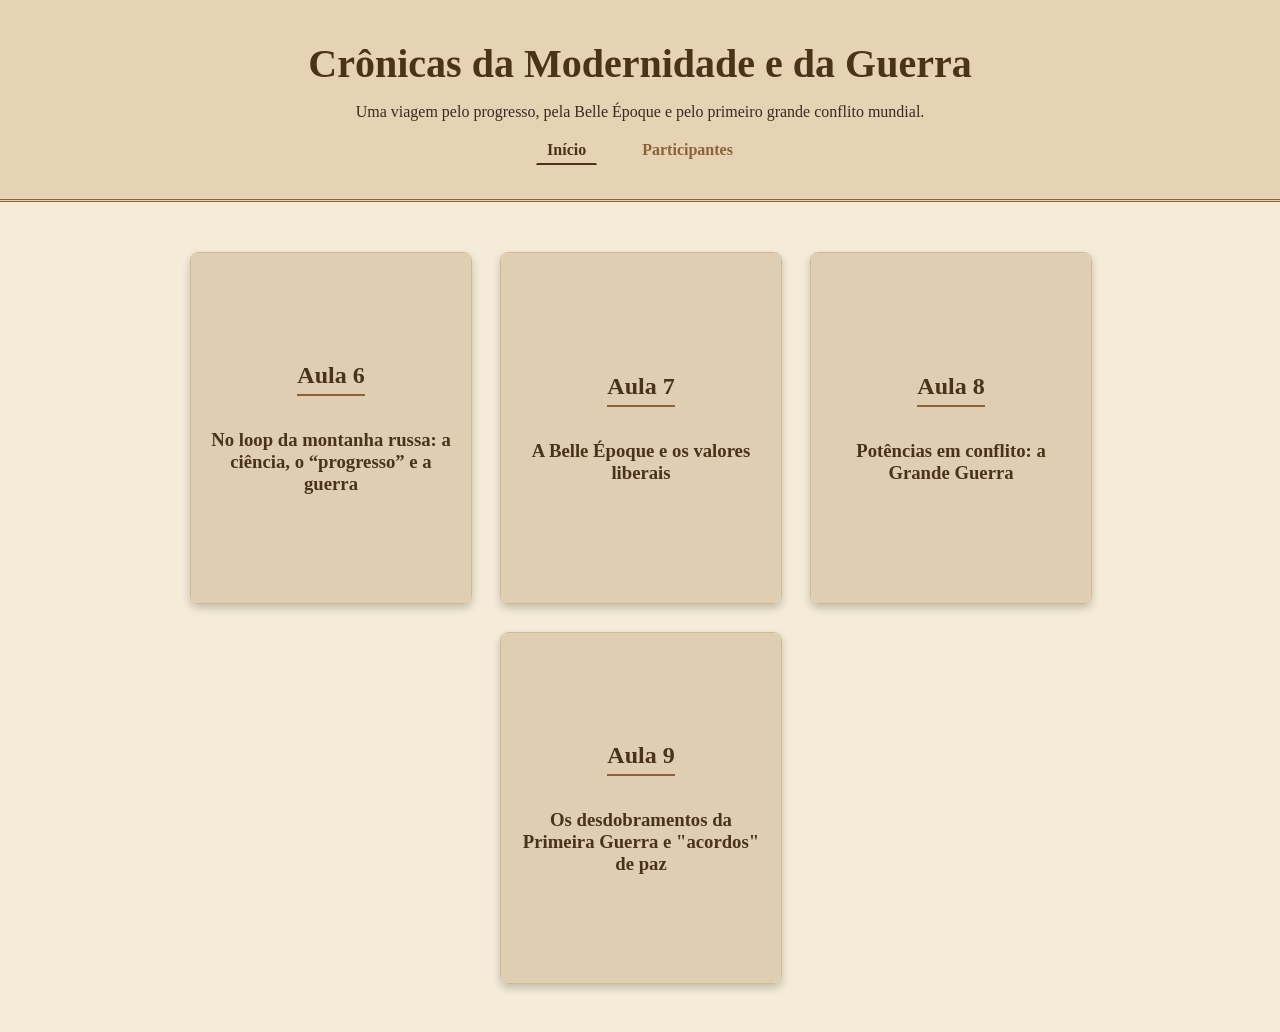
<file: index.html>
<!DOCTYPE html>
<html lang="pt-BR">
<head>
    <meta charset="UTF-8">
    <meta name="viewport" content="width=device-width, initial-scale=1.0">
    <title>História: O Século XX em Movimento</title>
    <link rel="stylesheet" href="style.css">
</head>
<body>

    <header>
        <h1>Crônicas da Modernidade e da Guerra</h1>
        <p>Uma viagem pelo progresso, pela Belle Époque e pelo primeiro grande conflito mundial.</p>
        <nav>
            <a href="index.html" class="active">Início</a>
            <a href="participantes.html">Participantes</a>
        </nav>
    </header>

    <main class="container">

        <!-- CARD: AULA 6 -->
        <div class="flip-card">
            <div class="flip-card-inner">
                <div class="flip-card-front">
                    <h2>Aula 6</h2>
                    <h3>No loop da montanha russa: a ciência, o “progresso” e a guerra</h3>
                </div>
                <div class="flip-card-back">
                    <h3>A Ciência e o Progresso</h3>
                    <p>Como o otimismo científico do final do século XIX acabou se transformando em tecnologia militar de destruição.</p>
                    <a href="aula6.html" class="btn">Ler mais</a>
                </div>
            </div>
        </div>

        <!-- CARD: AULA 7 -->
        <div class="flip-card">
            <div class="flip-card-inner">
                <div class="flip-card-front">
                    <h2>Aula 7</h2>
                    <h3>A Belle Époque e os valores liberais</h3>
                </div>
                <div class="flip-card-back">
                    <h3>Belle Époque</h3>
                    <p>A euforia europeia, o florescimento cultural, a vida urbana e as contradições dos valores liberais burgueses.</p>
                    <a href="aula7.html" class="btn">Ler mais</a>
                </div>
            </div>
        </div>

        <!-- CARD: AULA 8 -->
        <div class="flip-card">
            <div class="flip-card-inner">
                <div class="flip-card-front">
                    <h2>Aula 8</h2>
                    <h3>Potências em conflito: a Grande Guerra</h3>
                </div>
                <div class="flip-card-back">
                    <h3>A Grande Guerra</h3>
                    <p>O choque dos imperialismos, a política de alianças, o estopim em Sarajevo e o início das trincheiras.</p>
                    <a href="aula8.html" class="btn">Ler mais</a>
                </div>
            </div>
        </div>

        <!-- CARD: AULA 9 -->
        <div class="flip-card">
            <div class="flip-card-inner">
                <div class="flip-card-front">
                    <h2>Aula 9</h2>
                    <h3>Os desdobramentos da Primeira Guerra e "acordos" de paz</h3>
                </div>
                <div class="flip-card-back">
                    <h3>Tratados e Paz Armada</h3>
                    <p>O fim dos impérios, o Tratado de Versalhes, a humilhação alemã e as sementes para futuros conflitos.</p>
                    <a href="aula9.html" class="btn">Ler mais</a> <!-- Adicionado o link correspondente -->
                </div>
            </div>
        </div>

    </main>

</body>
</html>
</file>
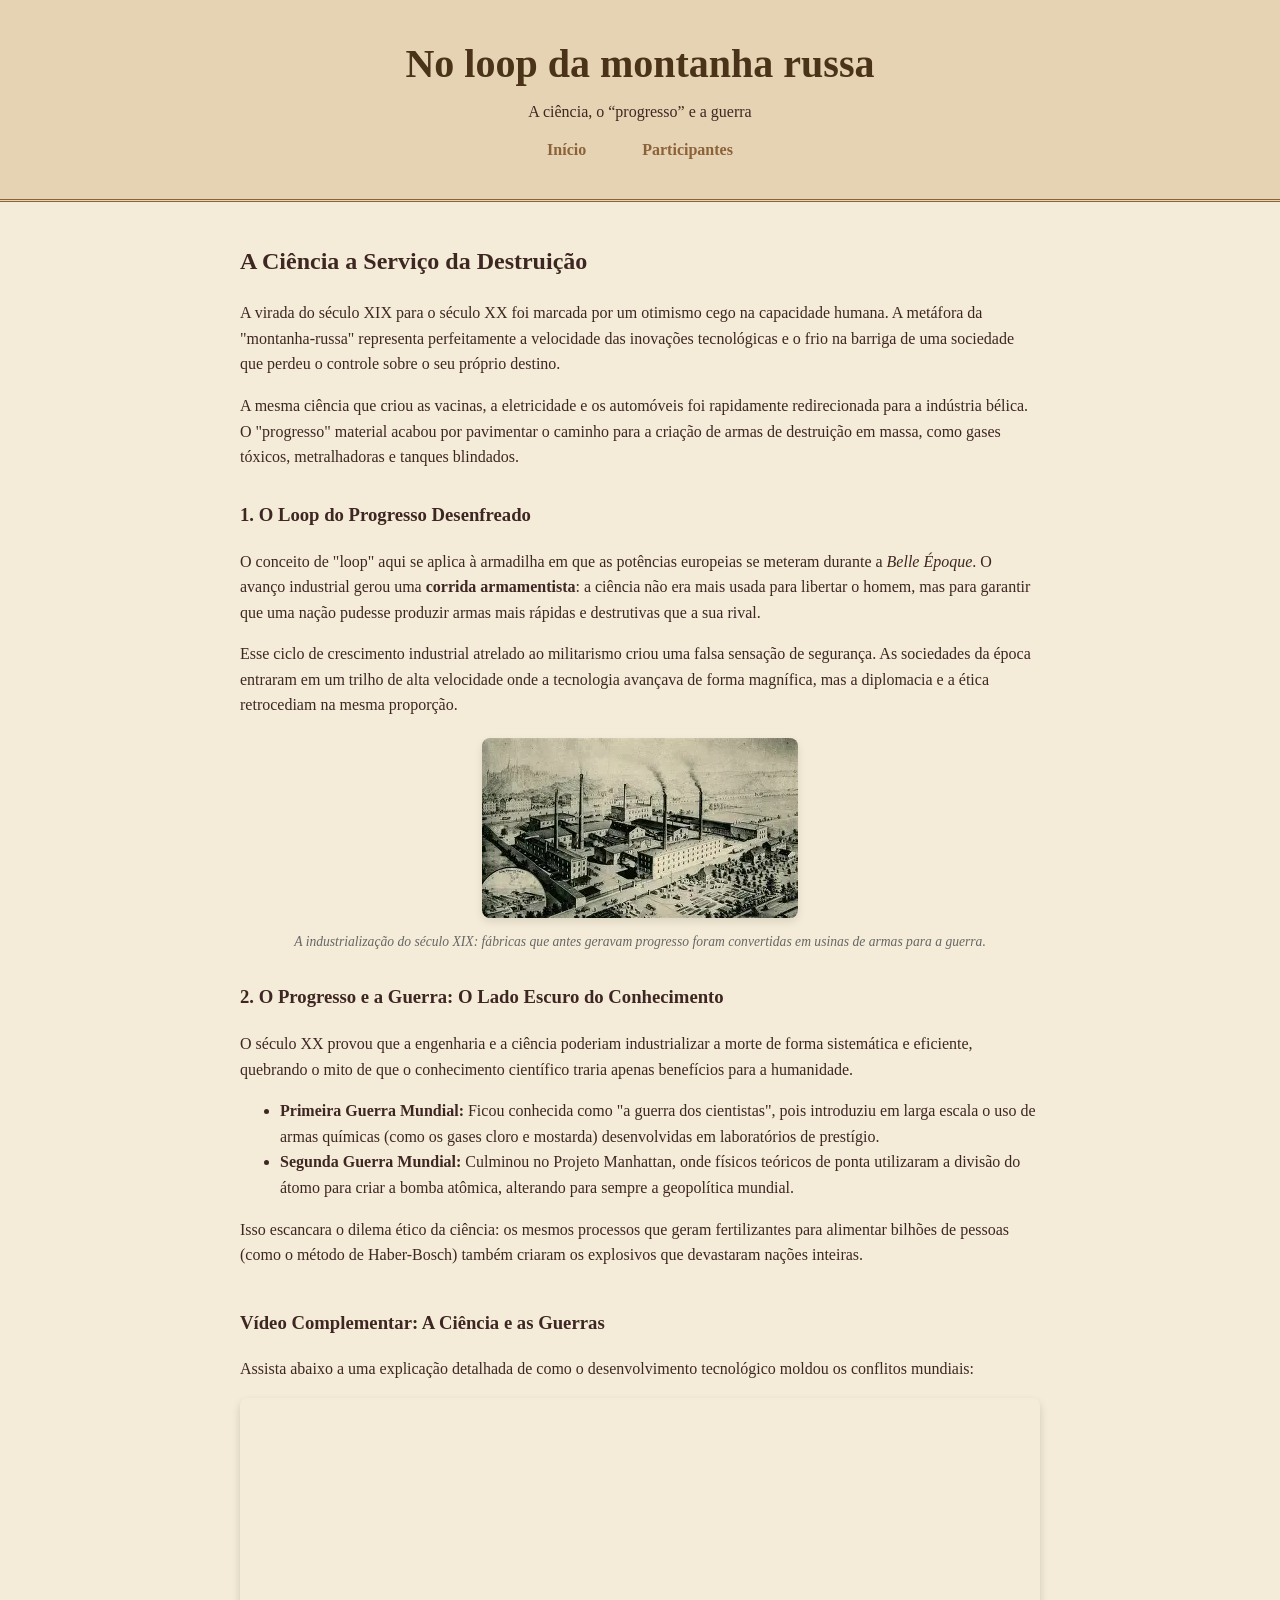
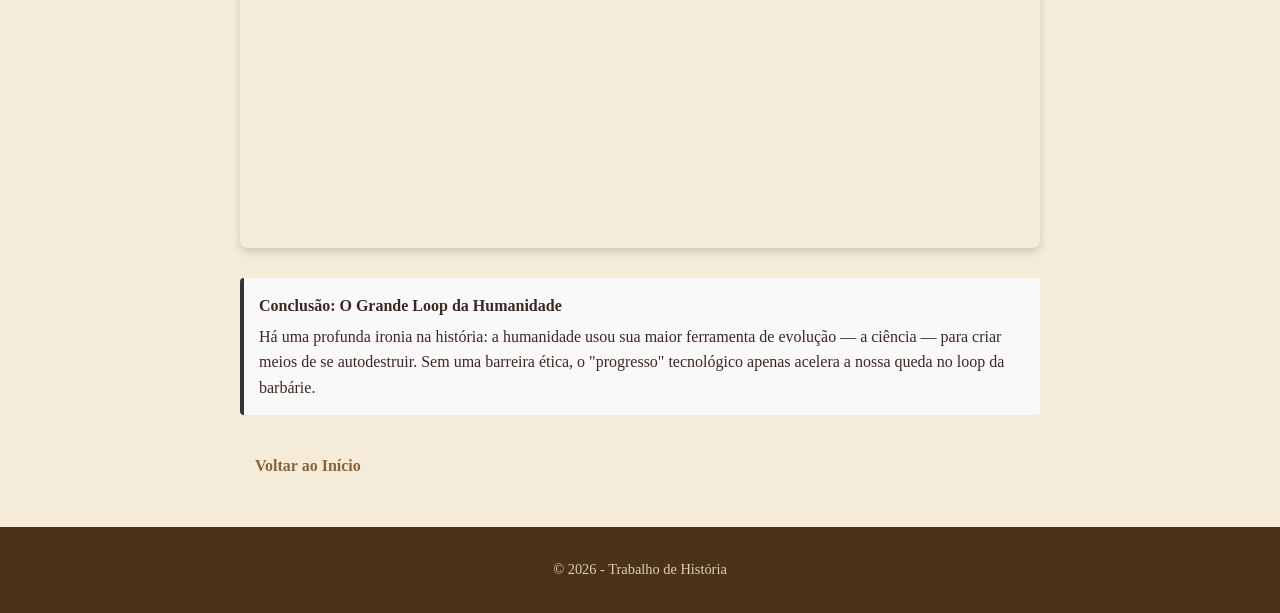
<file: aula6.html>
<!DOCTYPE html>
<html lang="pt-BR">
<head>
    <meta charset="UTF-8">
    <meta name="viewport" content="width=device-width, initial-scale=1.0">
    <title>Aula 6 - A Ciência e a Guerra</title>
    <link rel="stylesheet" href="style.css">
</head>
<body>

    <header>
        <h1>No loop da montanha russa</h1>
        <p>A ciência, o “progresso” e a guerra</p>
        <nav>
            <a href="index.html">Início</a>
            <a href="participantes.html">Participantes</a>
        </nav>
    </header>

    <main style="max-width: 800px; margin: 40px auto; padding: 0 20px; line-height: 1.6;">

        <section>
            <h2>A Ciência a Serviço da Destruição</h2>
            <p>A virada do século XIX para o século XX foi marcada por um otimismo cego na capacidade humana. A metáfora da "montanha-russa" representa perfeitamente a velocidade das inovações tecnológicas e o frio na barriga de uma sociedade que perdeu o controle sobre o seu próprio destino.</p>
            <p>A mesma ciência que criou as vacinas, a eletricidade e os automóveis foi rapidamente redirecionada para a indústria bélica. O "progresso" material acabou por pavimentar o caminho para a criação de armas de destruição em massa, como gases tóxicos, metralhadoras e tanques blindados.</p>
        </section>

        <!-- Seção Corrigida: Foco Histórico no "Loop" do Progresso -->
        <section style="margin-top: 30px;">
            <h3>1. O Loop do Progresso Desenfreado</h3>
            <p>O conceito de "loop" aqui se aplica à armadilha em que as potências europeias se meteram durante a <em>Belle Époque</em>. O avanço industrial gerou uma <strong>corrida armamentista</strong>: a ciência não era mais usada para libertar o homem, mas para garantir que uma nação pudesse produzir armas mais rápidas e destrutivas que a sua rival.</p>
            <p>Esse ciclo de crescimento industrial atrelado ao militarismo criou uma falsa sensação de segurança. As sociedades da época entraram em um trilho de alta velocidade onde a tecnologia avançava de forma magnífica, mas a diplomacia e a ética retrocediam na mesma proporção.</p>

            <!-- Imagem Histórica Adequada ao Tema -->
            <div style="text-align: center; margin: 20px 0;">
                <img src="aula6.png" alt="Fábrica industrial bélica do século XIX" style="max-width: 100%; height: auto; border-radius: 8px; box-shadow: 0 4px 8px rgba(0,0,0,0.1);">
                <p style="font-size: 0.85em; color: #666; font-style: italic; margin-top: 5px;">A industrialização do século XIX: fábricas que antes geravam progresso foram convertidas em usinas de armas para a guerra.</p>
            </div>
        </section>

        <!-- Seção: O Lado Escuro do Conhecimento -->
        <section style="margin-top: 30px;">
            <h3>2. O Progresso e a Guerra: O Lado Escuro do Conhecimento</h3>
            <p>O século XX provou que a engenharia e a ciência poderiam industrializar a morte de forma sistemática e eficiente, quebrando o mito de que o conhecimento científico traria apenas benefícios para a humanidade.</p>
            <ul>
                <li><strong>Primeira Guerra Mundial:</strong> Ficou conhecida como "a guerra dos cientistas", pois introduziu em larga escala o uso de armas químicas (como os gases cloro e mostarda) desenvolvidas em laboratórios de prestígio.</li>
                <li><strong>Segunda Guerra Mundial:</strong> Culminou no Projeto Manhattan, onde físicos teóricos de ponta utilizaram a divisão do átomo para criar a bomba atômica, alterando para sempre a geopolítica mundial.</li>
            </ul>
            <p>Isso escancara o dilema ético da ciência: os mesmos processos que geram fertilizantes para alimentar bilhões de pessoas (como o método de Haber-Bosch) também criaram os explosivos que devastaram nações inteiras.</p>
        </section>

        <!-- Seção: Vídeo Explicativo do YouTube -->
        <section style="margin-top: 40px;">
            <h3>Vídeo Complementar: A Ciência e as Guerras</h3>
            <p>Assista abaixo a uma explicação detalhada de como o desenvolvimento tecnológico moldou os conflitos mundiais:</p>
            <div style="position: relative; padding-bottom: 56.25%; height: 0; overflow: hidden; max-width: 100%; width:100%; border-radius: 8px; box-shadow: 0 4px 8px rgba(0,0,0,0.15); text-align: center;">
                <iframe width="560" height="315" src="https://www.youtube.com/embed/sVUy0hQ9Kxw?si=8W3XzY35rgn5ruhy" title="YouTube video player" frameborder="0" allow="accelerometer; autoplay; clipboard-write; encrypted-media; gyroscope; picture-in-picture; web-share" referrerpolicy="strict-origin-when-cross-origin" allowfullscreen></iframe>
            </div>
        </section>

        <!-- Conclusão -->
        <section style="margin-top: 30px; background-color: #f9f9f9; padding: 15px; border-left: 4px solid #333; border-radius: 4px;">
            <strong>Conclusão: O Grande Loop da Humanidade</strong>
            <p style="margin: 5px 0 0 0;">Há uma profunda ironia na história: a humanidade usou sua maior ferramenta de evolução — a ciência — para criar meios de se autodestruir. Sem uma barreira ética, o "progresso" tecnológico apenas acelera a nossa queda no loop da barbárie.</p>
        </section>

        <div style="margin-top: 30px;">
            <a href="index.html" class="btn">Voltar ao Início</a>
        </div>
    </main>

    <footer>
        <p>&copy; 2026 - Trabalho de História</p>
    </footer>

</body>
</html>
</file>
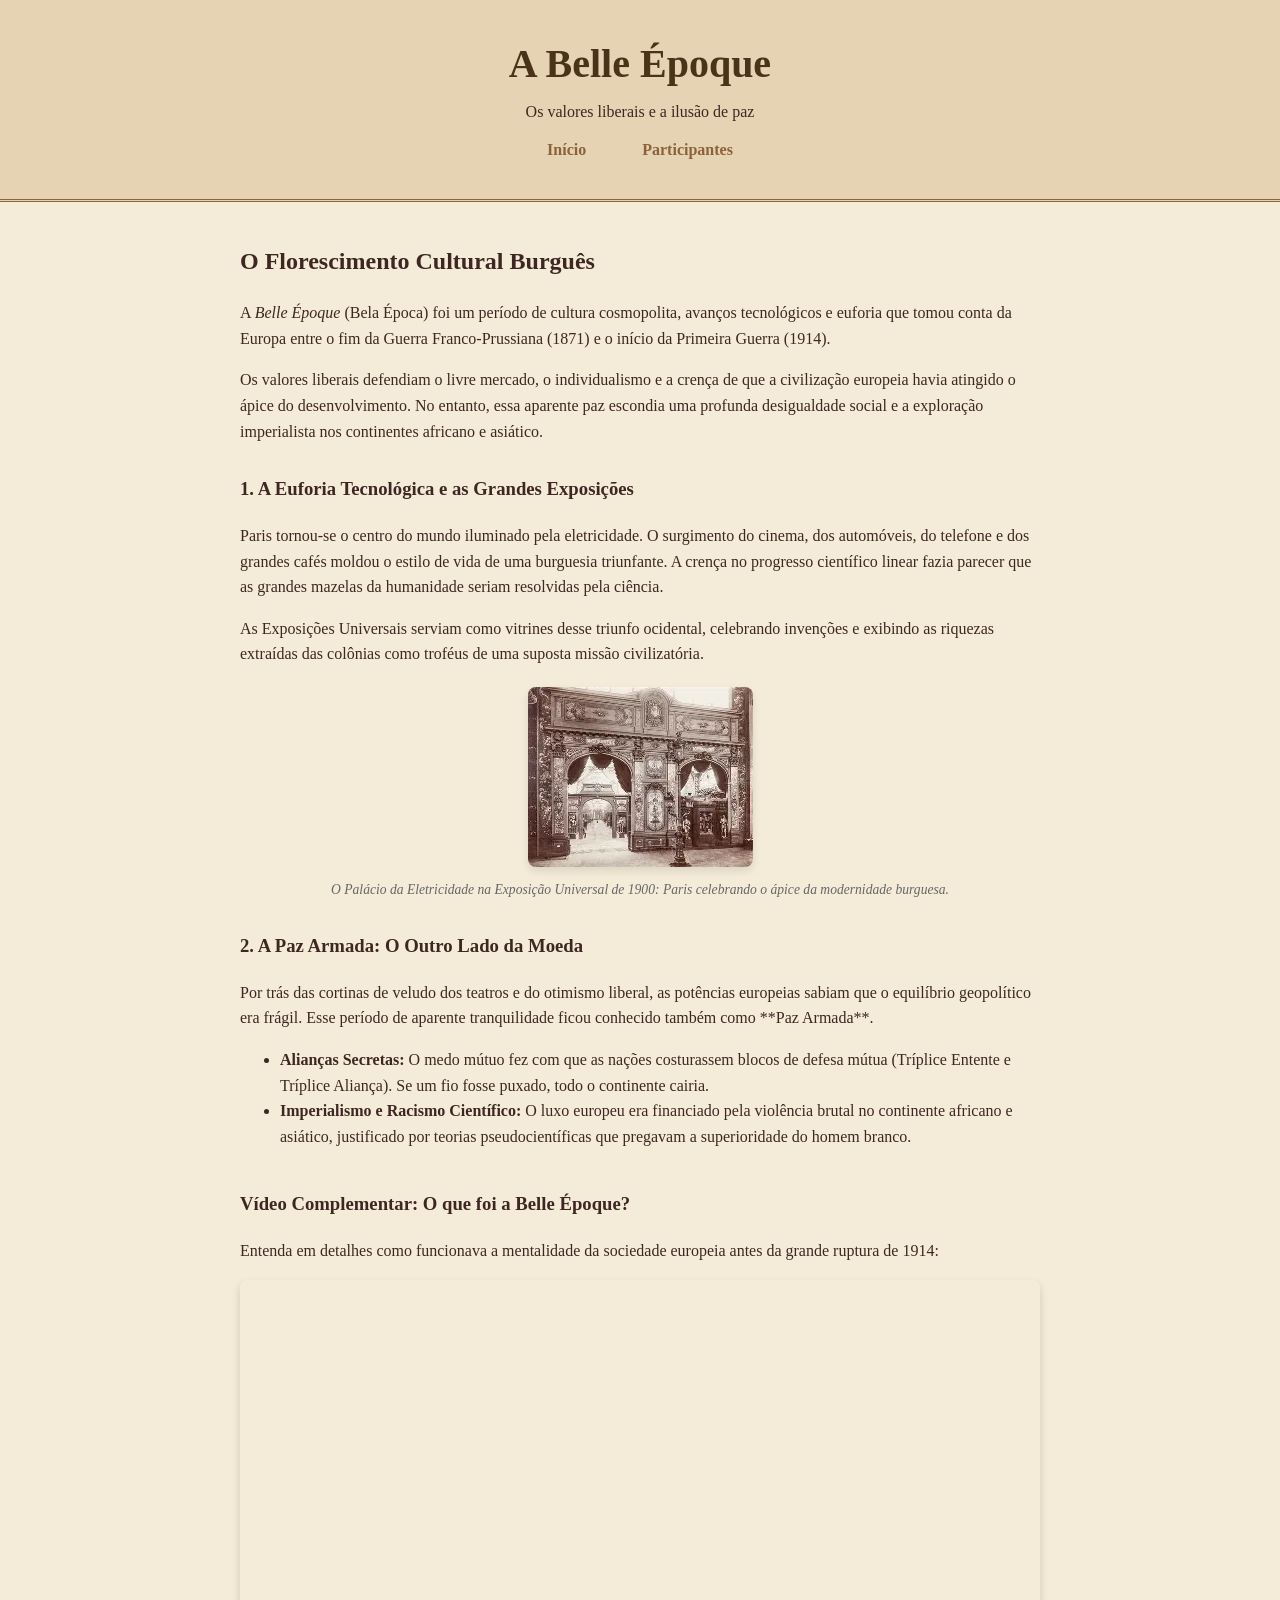
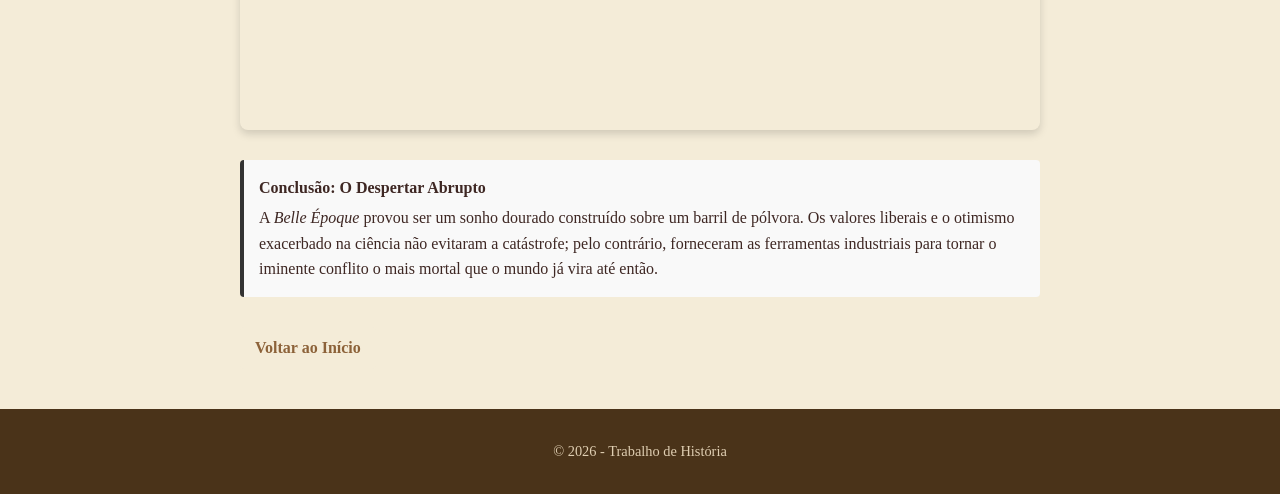
<file: aula7.html>
<!DOCTYPE html>
<html lang="pt-BR">
<head>
    <meta charset="UTF-8">
    <meta name="viewport" content="width=device-width, initial-scale=1.0">
    <title>Aula 7 - A Belle Époque</title>
    <link rel="stylesheet" href="style.css">
</head>
<body>

    <header>
        <h1>A Belle Époque</h1>
        <p>Os valores liberais e a ilusão de paz</p>
        <nav>
            <a href="index.html">Início</a>
            <a href="participantes.html">Participantes</a>
        </nav>
    </header>

    <main style="max-width: 800px; margin: 40px auto; padding: 0 20px; line-height: 1.6;">

        <section>
            <h2>O Florescimento Cultural Burguês</h2>
            <p>A <em>Belle Époque</em> (Bela Época) foi um período de cultura cosmopolita, avanços tecnológicos e euforia que tomou conta da Europa entre o fim da Guerra Franco-Prussiana (1871) e o início da Primeira Guerra (1914).</p>
            <p>Os valores liberais defendiam o livre mercado, o individualismo e a crença de que a civilização europeia havia atingido o ápice do desenvolvimento. No entanto, essa aparente paz escondia uma profunda desigualdade social e a exploração imperialista nos continentes africano e asiático.</p>
        </section>

        <!-- Seção Expandida: Os Símbolos da Modernidade -->
        <section style="margin-top: 30px;">
            <h3>1. A Euforia Tecnológica e as Grandes Exposições</h3>
            <p>Paris tornou-se o centro do mundo iluminado pela eletricidade. O surgimento do cinema, dos automóveis, do telefone e dos grandes cafés moldou o estilo de vida de uma burguesia triunfante. A crença no progresso científico linear fazia parecer que as grandes mazelas da humanidade seriam resolvidas pela ciência.</p>
            <p>As Exposições Universais serviam como vitrines desse triunfo ocidental, celebrando invenções e exibindo as riquezas extraídas das colônias como troféus de uma suposta missão civilizatória.</p>

            <!-- Imagem Histórica Real: Exposição Universal de Paris (1900) -->
            <div style="text-align: center; margin: 20px 0;">
                <img src="aula7.png" alt="Palácio da Eletricidade na Exposição Universal de Paris de 1900" style="max-width: 100%; height: auto; border-radius: 8px; box-shadow: 0 4px 8px rgba(0,0,0,0.1);">
                <p style="font-size: 0.85em; color: #666; font-style: italic; margin-top: 5px;">O Palácio da Eletricidade na Exposição Universal de 1900: Paris celebrando o ápice da modernidade burguesa.</p>
            </div>
        </section>

        <!-- Seção: A Ilusão de Paz e as Contradições -->
        <section style="margin-top: 30px;">
            <h3>2. A Paz Armada: O Outro Lado da Moeda</h3>
            <p>Por trás das cortinas de veludo dos teatros e do otimismo liberal, as potências europeias sabiam que o equilíbrio geopolítico era frágil. Esse período de aparente tranquilidade ficou conhecido também como **Paz Armada**.</p>
            <ul>
                <li><strong>Alianças Secretas:</strong> O medo mútuo fez com que as nações costurassem blocos de defesa mútua (Tríplice Entente e Tríplice Aliança). Se um fio fosse puxado, todo o continente cairia.</li>
                <li><strong>Imperialismo e Racismo Científico:</strong> O luxo europeu era financiado pela violência brutal no continente africano e asiático, justificado por teorias pseudocientíficas que pregavam a superioridade do homem branco.</li>
            </ul>
        </section>

        <!-- Seção: Vídeo Explicativo do YouTube -->
        <section style="margin-top: 40px;">
            <h3>Vídeo Complementar: O que foi a Belle Époque?</h3>
            <p>Entenda em detalhes como funcionava a mentalidade da sociedade europeia antes da grande ruptura de 1914:</p>
            <div style="position: relative; padding-bottom: 56.25%; height: 0; overflow: hidden; max-width: 100%; border-radius: 8px; box-shadow: 0 4px 8px rgba(0,0,0,0.15);text-align: center;">
                <!-- Vídeo focado em Belle Époque e antecedentes da Guerra -->
              <iframe width="560" height="315" src="https://www.youtube.com/embed/nmzYeTQM-wk?si=4JGaAZvabJtqEsUI" title="YouTube video player" frameborder="0" allow="accelerometer; autoplay; clipboard-write; encrypted-media; gyroscope; picture-in-picture; web-share" referrerpolicy="strict-origin-when-cross-origin" allowfullscreen></iframe>
            </div>
        </section>

        <!-- Conclusão -->
        <section style="margin-top: 30px; background-color: #f9f9f9; padding: 15px; border-left: 4px solid #333; border-radius: 4px;">
            <strong>Conclusão: O Despertar Abrupto</strong>
            <p style="margin: 5px 0 0 0;">A <em>Belle Époque</em> provou ser um sonho dourado construído sobre um barril de pólvora. Os valores liberais e o otimismo exacerbado na ciência não evitaram a catástrofe; pelo contrário, forneceram as ferramentas industriais para tornar o iminente conflito o mais mortal que o mundo já vira até então.</p>
        </section>

        <div style="margin-top: 30px;">
            <a href="index.html" class="btn">Voltar ao Início</a>
        </div>
    </main>

    <footer>
        <p>&copy; 2026 - Trabalho de História</p>
    </footer>

</body>
</html>
</file>
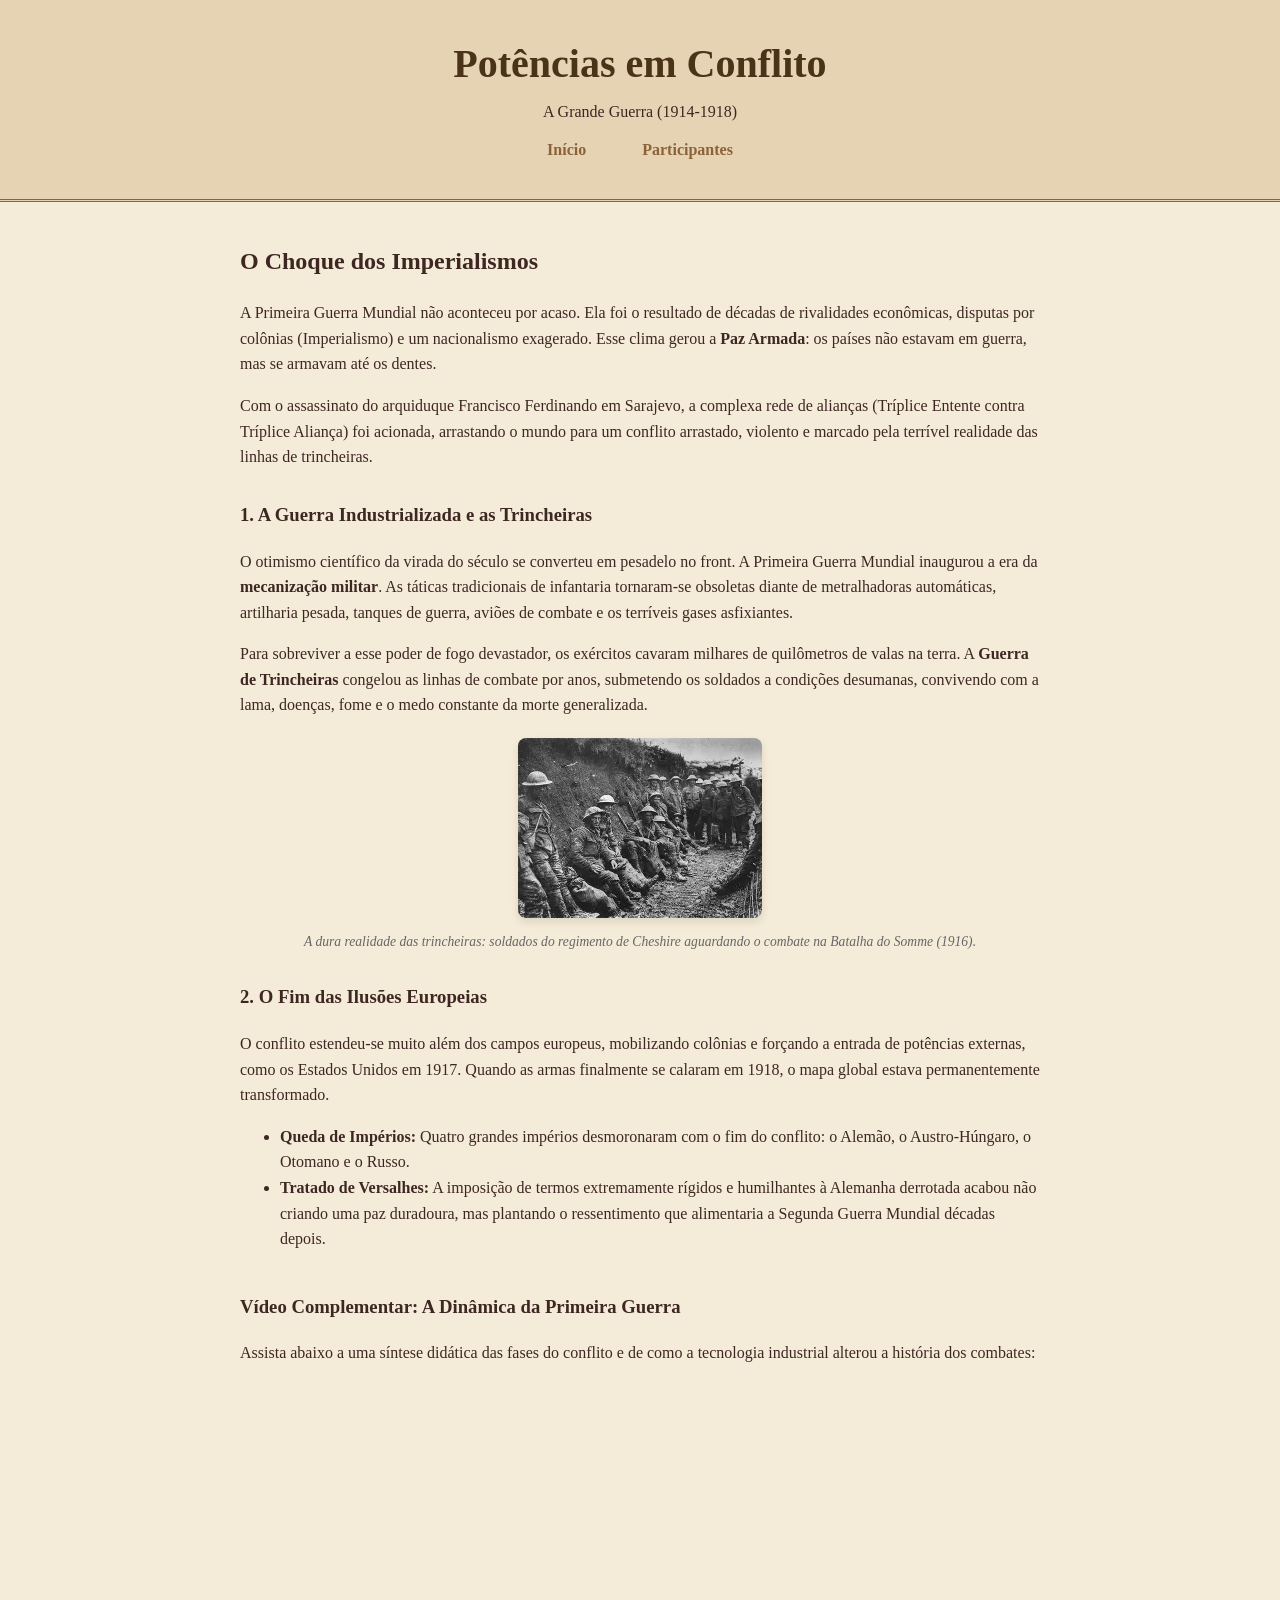
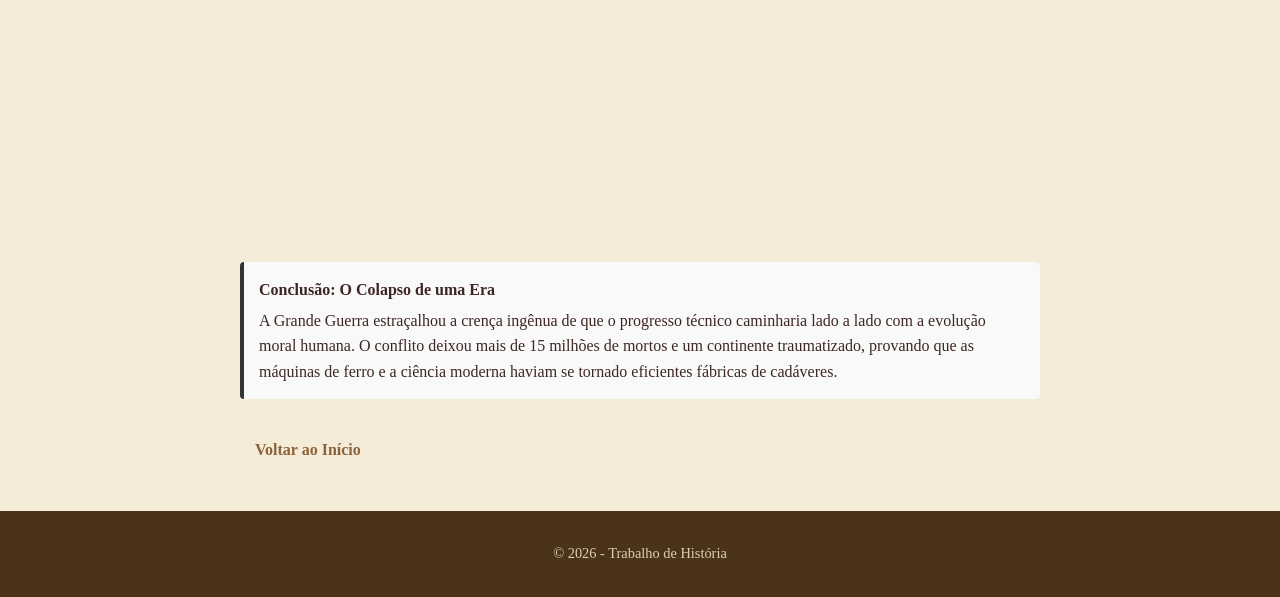
<file: aula8.html>
<!DOCTYPE html>
<html lang="pt-BR">
<head>
    <meta charset="UTF-8">
    <meta name="viewport" content="width=device-width, initial-scale=1.0">
    <title>Aula 8 - A Grande Guerra</title>
    <link rel="stylesheet" href="style.css">
</head>
<body>

    <header>
        <h1>Potências em Conflito</h1>
        <p>A Grande Guerra (1914-1918)</p>
        <nav>
            <a href="index.html">Início</a>
            <a href="participantes.html">Participantes</a>
        </nav>
    </header>

    <main style="max-width: 800px; margin: 40px auto; padding: 0 20px; line-height: 1.6;">

        <section>
            <h2>O Choque dos Imperialismos</h2>
            <p>A Primeira Guerra Mundial não aconteceu por acaso. Ela foi o resultado de décadas de rivalidades econômicas, disputas por colônias (Imperialismo) e um nacionalismo exagerado. Esse clima gerou a <strong>Paz Armada</strong>: os países não estavam em guerra, mas se armavam até os dentes.</p>
            <p>Com o assassinato do arquiduque Francisco Ferdinando em Sarajevo, a complexa rede de alianças (Tríplice Entente contra Tríplice Aliança) foi acionada, arrastando o mundo para um conflito arrastado, violento e marcado pela terrível realidade das linhas de trincheiras.</p>
        </section>

        <!-- Seção Expandida: A Realidade Tecnológica no Campo de Batalha -->
        <section style="margin-top: 30px;">
            <h3>1. A Guerra Industrializada e as Trincheiras</h3>
            <p>O otimismo científico da virada do século se converteu em pesadelo no front. A Primeira Guerra Mundial inaugurou a era da <strong>mecanização militar</strong>. As táticas tradicionais de infantaria tornaram-se obsoletas diante de metralhadoras automáticas, artilharia pesada, tanques de guerra, aviões de combate e os terríveis gases asfixiantes.</p>
            <p>Para sobreviver a esse poder de fogo devastador, os exércitos cavaram milhares de quilômetros de valas na terra. A <strong>Guerra de Trincheiras</strong> congelou as linhas de combate por anos, submetendo os soldados a condições desumanas, convivendo com a lama, doenças, fome e o medo constante da morte generalizada.</p>

            <!-- Imagem Histórica Real: Linhas de Trincheiras na Primeira Guerra Mundial -->
            <div style="text-align: center; margin: 20px 0;">
                <img src="aula8.png" alt="Soldados britânicos em uma trincheira durante a Batalha do Somme em 1916" style="max-width: 100%; height: auto; border-radius: 8px; box-shadow: 0 4px 8px rgba(0,0,0,0.1);">
                <p style="font-size: 0.85em; color: #666; font-style: italic; margin-top: 5px;">A dura realidade das trincheiras: soldados do regimento de Cheshire aguardando o combate na Batalha do Somme (1916).</p>
            </div>
        </section>

        <!-- Seção: As Consequências Globais -->
        <section style="margin-top: 30px;">
            <h3>2. O Fim das Ilusões Europeias</h3>
            <p>O conflito estendeu-se muito além dos campos europeus, mobilizando colônias e forçando a entrada de potências externas, como os Estados Unidos em 1917. Quando as armas finalmente se calaram em 1918, o mapa global estava permanentemente transformado.</p>
            <ul>
                <li><strong>Queda de Impérios:</strong> Quatro grandes impérios desmoronaram com o fim do conflito: o Alemão, o Austro-Húngaro, o Otomano e o Russo.</li>
                <li><strong>Tratado de Versalhes:</strong> A imposição de termos extremamente rígidos e humilhantes à Alemanha derrotada acabou não criando uma paz duradoura, mas plantando o ressentimento que alimentaria a Segunda Guerra Mundial décadas depois.</li>
            </ul>
        </section>

        <!-- Seção: Vídeo Explicativo do YouTube -->
        <section style="margin-top: 40px;">
            <h3>Vídeo Complementar: A Dinâmica da Primeira Guerra</h3>
            <p>Assista abaixo a uma síntese didática das fases do conflito e de como a tecnologia industrial alterou a história dos combates:</p>
            <div style="position: relative; padding-bottom: 56.25%; height: 0; overflow: hidden; max-width: 100%;width: 100%;text-align: center;">
                <!-- Vídeo focado na mecânica e história da Primeira Guerra Mundial -->
                <iframe width="560" height="315" src="https://www.youtube.com/embed/schV7xTsZPE?si=LyB8GCngn-mBnpii" title="YouTube video player" frameborder="0" allow="accelerometer; autoplay; clipboard-write; encrypted-media; gyroscope; picture-in-picture; web-share" referrerpolicy="strict-origin-when-cross-origin" allowfullscreen></iframe>
            </div>
        </section>

        <!-- Conclusão -->
        <section style="margin-top: 30px; background-color: #f9f9f9; padding: 15px; border-left: 4px solid #333; border-radius: 4px;">
            <strong>Conclusão: O Colapso de uma Era</strong>
            <p style="margin: 5px 0 0 0;">A Grande Guerra estraçalhou a crença ingênua de que o progresso técnico caminharia lado a lado com a evolução moral humana. O conflito deixou mais de 15 milhões de mortos e um continente traumatizado, provando que as máquinas de ferro e a ciência moderna haviam se tornado eficientes fábricas de cadáveres.</p>
        </section>

        <div style="margin-top: 30px;">
            <a href="index.html" class="btn">Voltar ao Início</a>
        </div>
    </main>

    <footer>
        <p>&copy; 2026 - Trabalho de História</p>
    </footer>

</body>
</html>
</file>
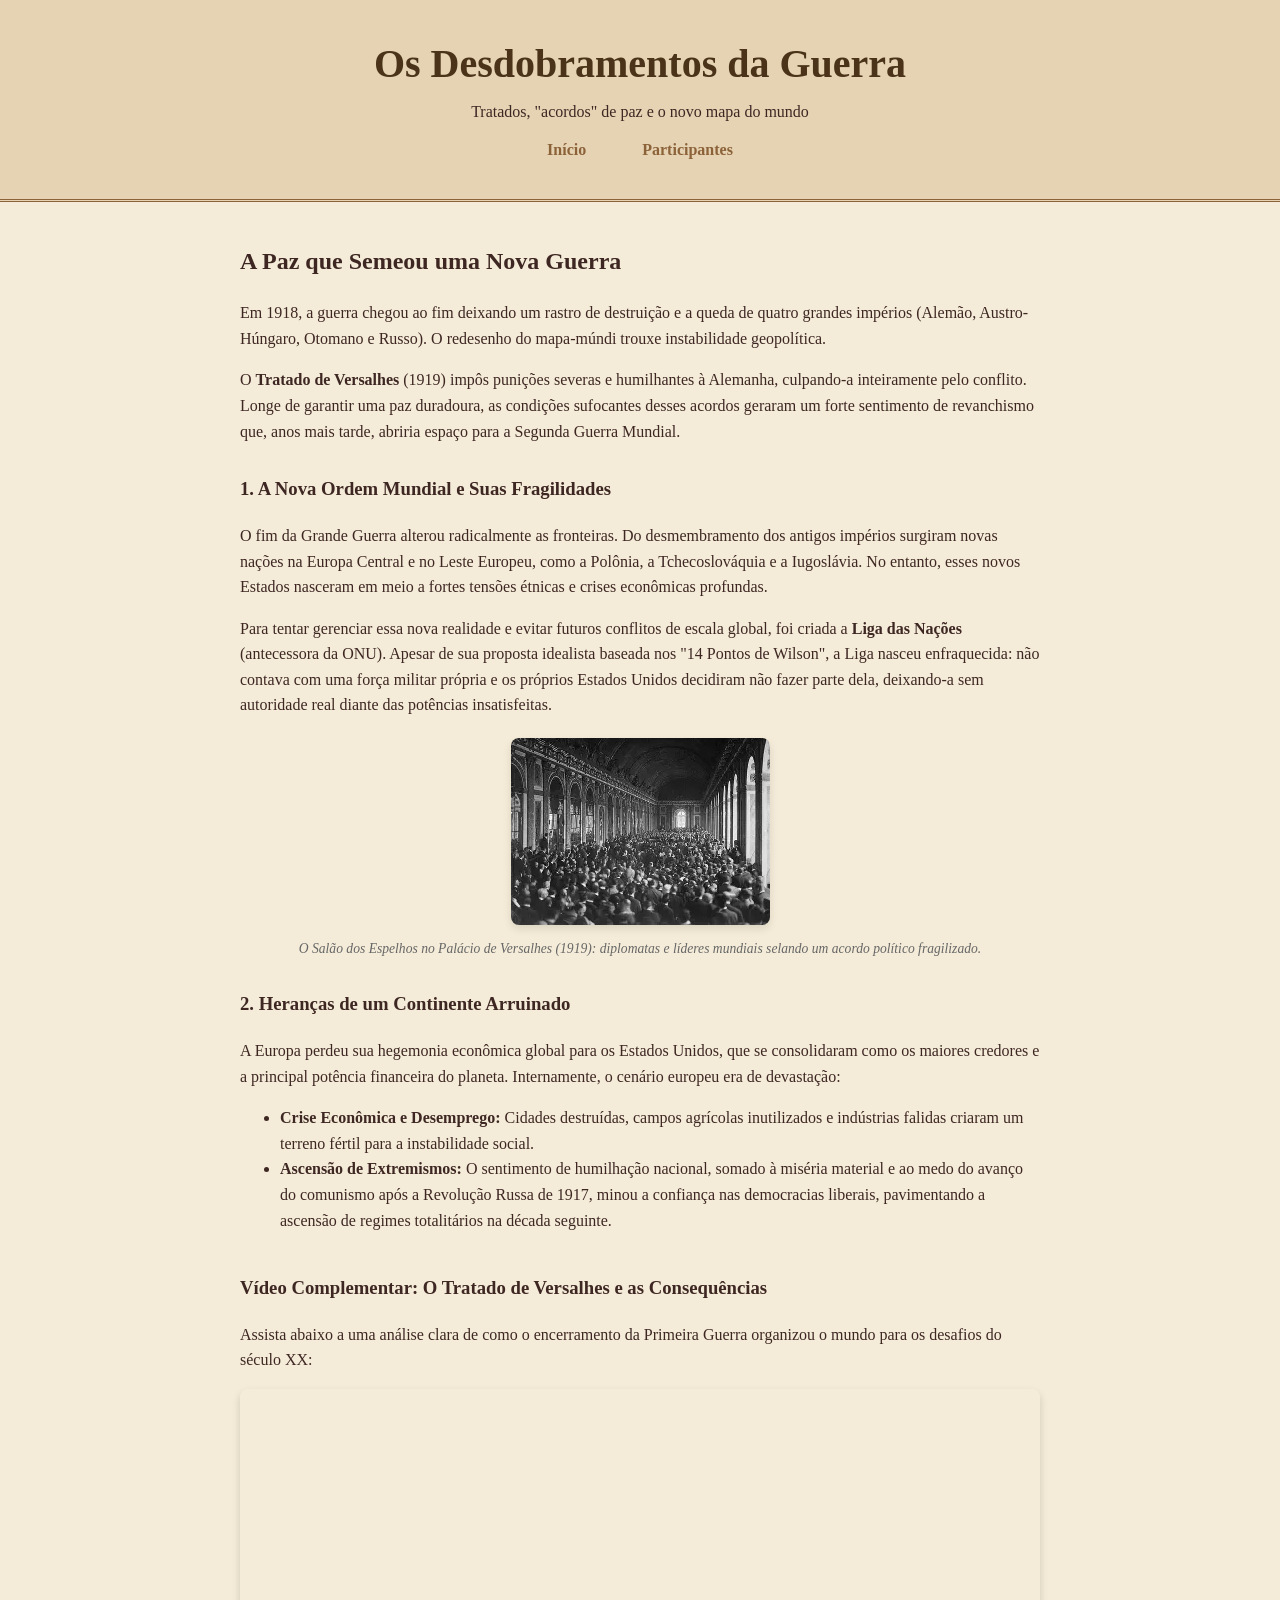
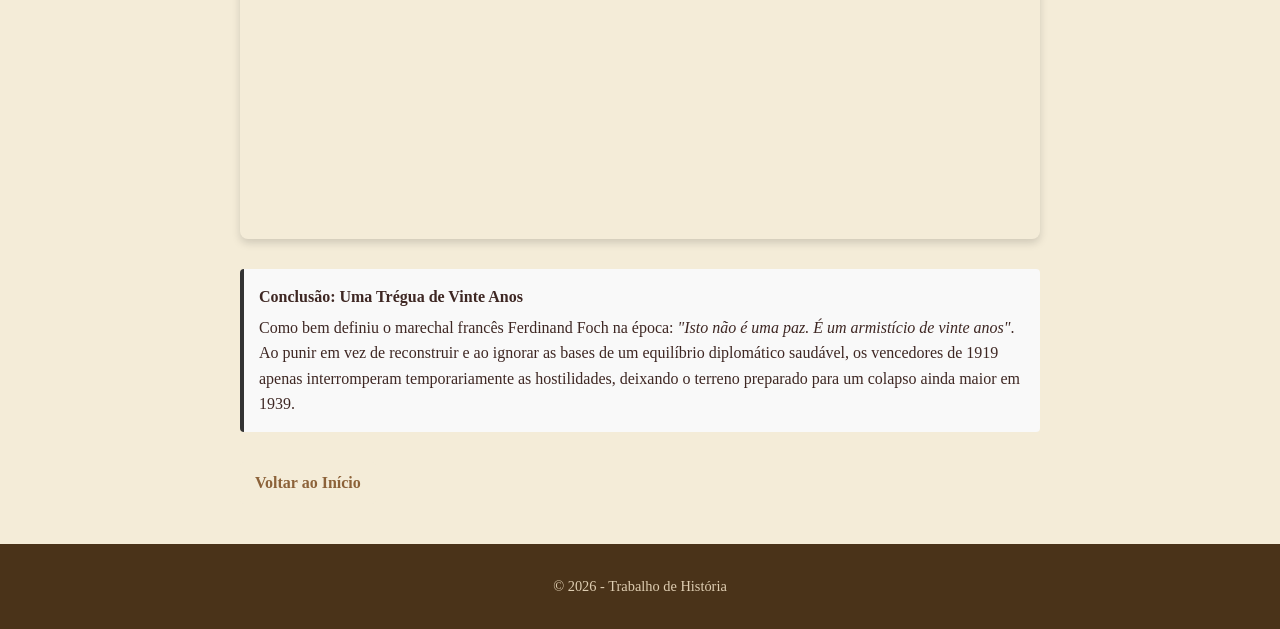
<file: aula9.html>
<!DOCTYPE html>
<html lang="pt-BR">
<head>
    <meta charset="UTF-8">
    <meta name="viewport" content="width=device-width, initial-scale=1.0">
    <title>Aula 9 - Desdobramentos e Paz</title>
    <link rel="stylesheet" href="style.css">
</head>
<body>

    <header>
        <h1>Os Desdobramentos da Guerra</h1>
        <p>Tratados, "acordos" de paz e o novo mapa do mundo</p>
        <nav>
            <a href="index.html">Início</a>
            <a href="participantes.html">Participantes</a>
        </nav>
    </header>

    <main style="max-width: 800px; margin: 40px auto; padding: 0 20px; line-height: 1.6;">

        <section>
            <h2>A Paz que Semeou uma Nova Guerra</h2>
            <p>Em 1918, a guerra chegou ao fim deixando um rastro de destruição e a queda de quatro grandes impérios (Alemão, Austro-Húngaro, Otomano e Russo). O redesenho do mapa-múndi trouxe instabilidade geopolítica.</p>
            <p>O <strong>Tratado de Versalhes</strong> (1919) impôs punições severas e humilhantes à Alemanha, culpando-a inteiramente pelo conflito. Longe de garantir uma paz duradoura, as condições sufocantes desses acordos geraram um forte sentimento de revanchismo que, anos mais tarde, abriria espaço para a Segunda Guerra Mundial.</p>
        </section>

        <!-- Seção Expandida: O redesenho geopolítico e a Liga das Nações -->
        <section style="margin-top: 30px;">
            <h3>1. A Nova Ordem Mundial e Suas Fragilidades</h3>
            <p>O fim da Grande Guerra alterou radicalmente as fronteiras. Do desmembramento dos antigos impérios surgiram novas nações na Europa Central e no Leste Europeu, como a Polônia, a Tchecoslováquia e a Iugoslávia. No entanto, esses novos Estados nasceram em meio a fortes tensões étnicas e crises econômicas profundas.</p>
            <p>Para tentar gerenciar essa nova realidade e evitar futuros conflitos de escala global, foi criada a <strong>Liga das Nações</strong> (antecessora da ONU). Apesar de sua proposta idealista baseada nos "14 Pontos de Wilson", a Liga nasceu enfraquecida: não contava com uma força militar própria e os próprios Estados Unidos decidiram não fazer parte dela, deixando-a sem autoridade real diante das potências insatisfeitas.</p>

            <!-- Imagem Histórica Real: Assinatura do Tratado de Versalhes (1919) -->
            <div style="text-align: center; margin: 20px 0;">
                <img src="aula9.png" alt="Assinatura do Tratado de Versalhes no Salão dos Espelhos em 1919" style="max-width: 100%; height: auto; border-radius: 8px; box-shadow: 0 4px 8px rgba(0,0,0,0.1);">
                <p style="font-size: 0.85em; color: #666; font-style: italic; margin-top: 5px;">O Salão dos Espelhos no Palácio de Versalhes (1919): diplomatas e líderes mundiais selando um acordo político fragilizado.</p>
            </div>
        </section>

        <!-- Seção: Consequências Econômicas e Sociais -->
        <section style="margin-top: 30px;">
            <h3>2. Heranças de um Continente Arruinado</h3>
            <p>A Europa perdeu sua hegemonia econômica global para os Estados Unidos, que se consolidaram como os maiores credores e a principal potência financeira do planeta. Internamente, o cenário europeu era de devastação:</p>
            <ul>
                <li><strong>Crise Econômica e Desemprego:</strong> Cidades destruídas, campos agrícolas inutilizados e indústrias falidas criaram um terreno fértil para a instabilidade social.</li>
                <li><strong>Ascensão de Extremismos:</strong> O sentimento de humilhação nacional, somado à miséria material e ao medo do avanço do comunismo após a Revolução Russa de 1917, minou a confiança nas democracias liberais, pavimentando a ascensão de regimes totalitários na década seguinte.</li>
            </ul>
        </section>

        <!-- Seção: Vídeo Explicativo do YouTube -->
        <section style="margin-top: 40px;">
            <h3>Vídeo Complementar: O Tratado de Versalhes e as Consequências</h3>
            <p>Assista abaixo a uma análise clara de como o encerramento da Primeira Guerra organizou o mundo para os desafios do século XX:</p>
            <div style="position: relative; padding-bottom: 56.25%; height: 0; overflow: hidden; max-width: 100%; border-radius: 8px; box-shadow: 0 4px 8px rgba(0,0,0,0.15);text-align: center;">
                <!-- Vídeo focado no pós-guerra e Tratado de Versalhes -->
               <iframe width="560" height="315" src="https://www.youtube.com/embed/5sobis_FcFY?si=Dj3YdEXHIZm4rFbo" title="YouTube video player" frameborder="0" allow="accelerometer; autoplay; clipboard-write; encrypted-media; gyroscope; picture-in-picture; web-share" referrerpolicy="strict-origin-when-cross-origin" allowfullscreen></iframe>
            </div>
        </section>

        <!-- Conclusão -->
        <section style="margin-top: 30px; background-color: #f9f9f9; padding: 15px; border-left: 4px solid #333; border-radius: 4px;">
            <strong>Conclusão: Uma Trégua de Vinte Anos</strong>
            <p style="margin: 5px 0 0 0;">Como bem definiu o marechal francês Ferdinand Foch na época: <em>"Isto não é uma paz. É um armistício de vinte anos"</em>. Ao punir em vez de reconstruir e ao ignorar as bases de um equilíbrio diplomático saudável, os vencedores de 1919 apenas interromperam temporariamente as hostilidades, deixando o terreno preparado para um colapso ainda maior em 1939.</p>
        </section>

        <div style="margin-top: 30px;">
            <a href="index.html" class="btn">Voltar ao Início</a>
        </div>
    </main>

    <footer>
        <p>&copy; 2026 - Trabalho de História</p>
    </footer>

</body>
</html>
</file>
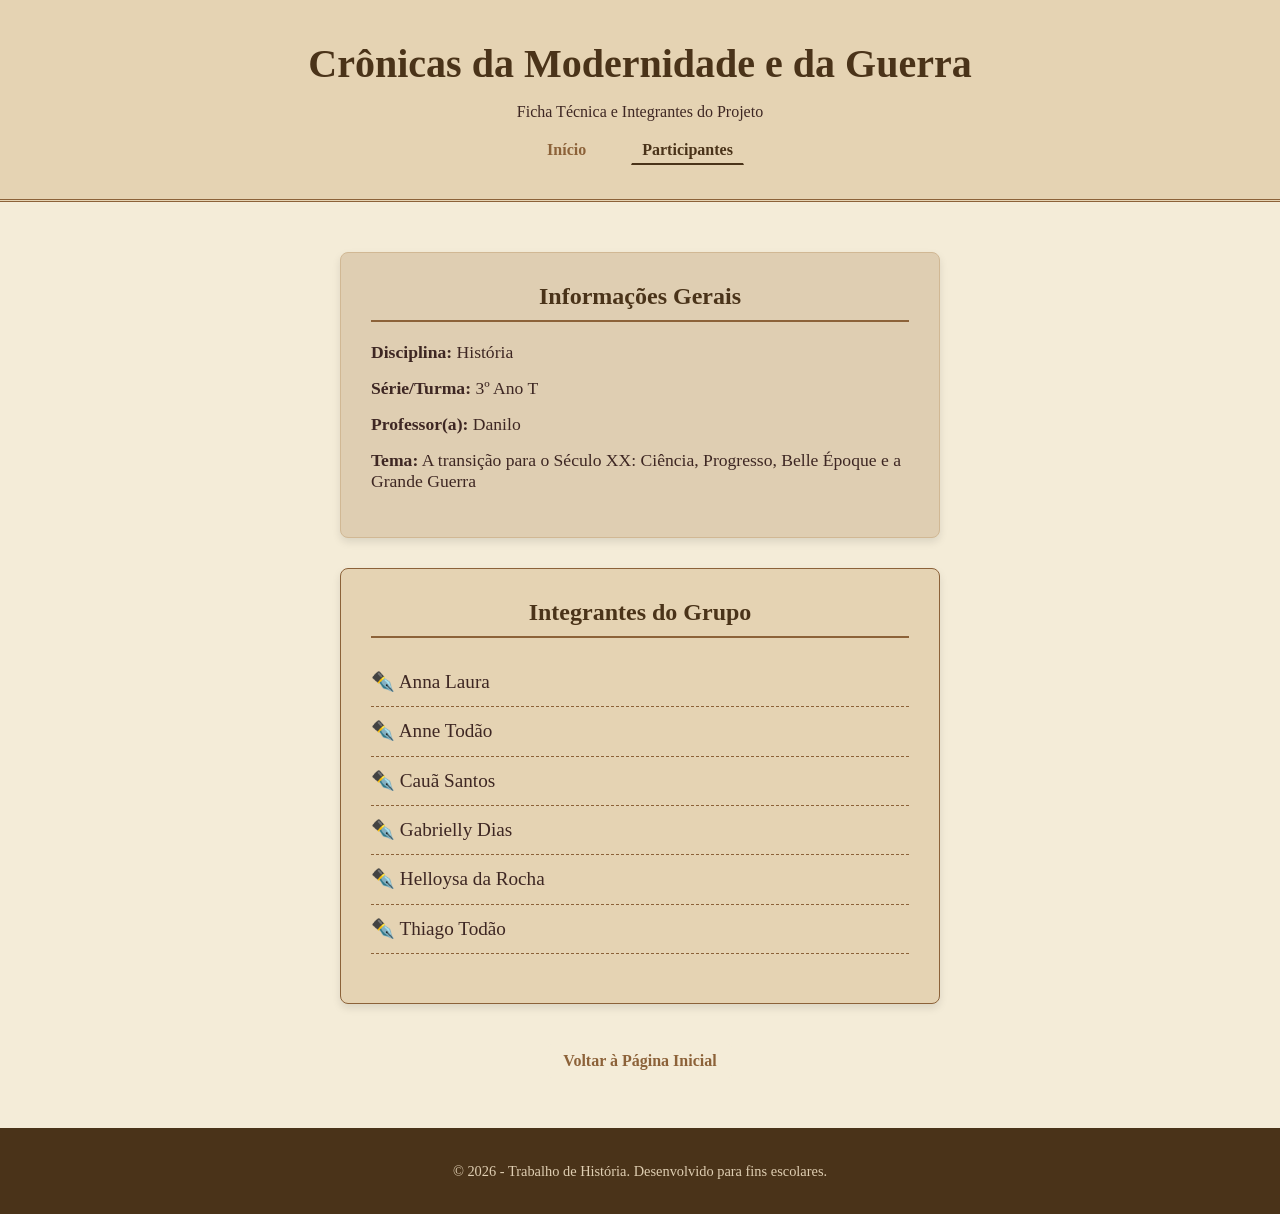
<file: participantes.html>
<!doctype html>
<html lang="pt-BR">
    <head>
        <meta charset="UTF-8" />
        <meta name="viewport" content="width=device-width, initial-scale=1.0" />
        <title>Participantes - Trabalho de História</title>
        <link rel="stylesheet" href="style.css" />
    </head>
    <body>
        <header>
            <h1>Crônicas da Modernidade e da Guerra</h1>
            <p>Ficha Técnica e Integrantes do Projeto</p>
            <nav>
                <a href="index.html">Início</a>
                <a href="participantes.html" class="active">Participantes</a>
            </nav>
        </header>

        <main style="max-width: 600px; margin: 50px auto; padding: 0 20px">
            <!-- Bloco de Informações Gerais -->
            <div
                style="
                    background-color: #dfceb2;
                    padding: 30px;
                    border-radius: 8px;
                    border: 1px solid #d1b894;
                    box-shadow: 0 4px 8px rgba(0, 0, 0, 0.1);
                    margin-bottom: 30px;
                ">
                <h2
                    style="
                        color: #4a3319;
                        border-bottom: 2px solid #8c6239;
                        padding-bottom: 10px;
                        margin-top: 0;
                        text-align: center;
                    ">
                    Informações Gerais
                </h2>
                <p style="margin: 15px 0; font-size: 1.1rem">
                    <strong>Disciplina:</strong>
                    História
                </p>
                <p style="margin: 15px 0; font-size: 1.1rem">
                    <strong>Série/Turma:</strong>
                    3º Ano T
                </p>
                <p style="margin: 15px 0; font-size: 1.1rem">
                    <strong>Professor(a):</strong>
                    Danilo
                </p>
                <p style="margin: 15px 0; font-size: 1.1rem">
                    <strong>Tema:</strong>
                    A transição para o Século XX: Ciência, Progresso, Belle Époque e a Grande Guerra
                </p>
            </div>

            <!-- Bloco de Integrantes -->
            <div
                style="
                    background-color: #e5d3b3;
                    padding: 30px;
                    border-radius: 8px;
                    border: 1px solid #8c6239;
                    box-shadow: 0 4px 8px rgba(0, 0, 0, 0.1);
                ">
                <h2
                    style="
                        color: #4a3319;
                        border-bottom: 2px solid #8c6239;
                        padding-bottom: 10px;
                        margin-top: 0;
                        text-align: center;
                    ">
                    Integrantes do Grupo
                </h2>
                <ul style="list-style-type: none; padding: 0; font-size: 1.2rem; line-height: 2">
                    <li style="border-bottom: 1px dashed #8c6239; padding: 5px 0">✒️ Anna Laura</li>
                    <li style="border-bottom: 1px dashed #8c6239; padding: 5px 0">✒️ Anne Todão</li>
                    <li style="border-bottom: 1px dashed #8c6239; padding: 5px 0">
                        ✒️ Cauã Santos
                    </li>
                    <li style="border-bottom: 1px dashed #8c6239; padding: 5px 0">
                        ✒️ Gabrielly Dias
                    </li>
                    <li style="border-bottom: 1px dashed #8c6239; padding: 5px 0">
                        ✒️ Helloysa da Rocha
                    </li>
                    <li style="border-bottom: 1px dashed #8c6239; padding: 5px 0">
                        ✒️ Thiago Todão
                    </li>
                </ul>
            </div>

            <!-- Botão Voltar -->
            <div style="text-align: center; margin-top: 40px">
                <a href="index.html" class="btn">Voltar à Página Inicial</a>
            </div>
        </main>

        <footer>
            <p>&copy; 2026 - Trabalho de História. Desenvolvido para fins escolares.</p>
        </footer>
    </body>
</html>
</file>
<file: style.css>
/* Configurações Gerais - Estilo Envelhecido/Sepia */
body {
    margin: 0;
        padding: 0;
            font-family: 'Georgia', serif; /* Fonte serifada lembra livros/jornais antigos */
                background-color: #f4ecd8; /* Cor de papel antigo */
                    color: #3e2723; /* Marrom escuro para o texto */
                    }

                    header {
                        text-align: center;
                            padding: 40px 20px;
                                background-color: #e5d3b3;
                                    border-bottom: 3px double #8c6239;
                                    }

                                    header h1 {
                                        margin: 0 0 10px 0;
                                            font-size: 2.5rem;
                                                color: #4a3319;
                                                }

                                                nav {
                                                    margin-top: 20px;
                                                    }

                                                    nav a {
                                                        text-decoration: none;
                                                            color: #8c6239;
                                                                font-weight: bold;
                                                                    margin: 0 15px;
                                                                        padding: 5px 10px;
                                                                            border: 1px solid transparent;
                                                                                transition: 0.3s;
                                                                                }

                                                                                nav a:hover, nav a.active {
                                                                                    border-bottom: 2px solid #4a3319;
                                                                                        color: #4a3319;
                                                                                        }

                                                                                        /* Grid de Layout dos Cards */
                                                                                        .container {
                                                                                            display: flex;
                                                                                                flex-wrap: wrap;
                                                                                                    justify-content: center;
                                                                                                        gap: 30px;
                                                                                                            padding: 50px 20px;
                                                                                                                max-width: 1200px;
                                                                                                                    margin: 0 auto;
                                                                                                                    }

                                                                                                                    /* EFEITO FLIP CARD (Girar o Card) */
                                                                                                                    .flip-card {
                                                                                                                        background-color: transparent;
                                                                                                                            width: 280px;
                                                                                                                                height: 350px;
                                                                                                                                    perspective: 1000px; /* Cria o efeito 3D de profundidade */
                                                                                                                                    }

                                                                                                                                    .flip-card-inner {
                                                                                                                                        position: relative;
                                                                                                                                            width: 100%;
                                                                                                                                                height: 100%;
                                                                                                                                                    text-align: center;
                                                                                                                                                        transition: transform 0.6s;
                                                                                                                                                            transform-style: preserve-3d;
                                                                                                                                                                box-shadow: 0 4px 8px rgba(0,0,0,0.2);
                                                                                                                                                                    border: 1px solid #d1b894;
                                                                                                                                                                        border-radius: 8px;
                                                                                                                                                                        }

                                                                                                                                                                        /* Quando passa o mouse, o card gira 180 graus */
                                                                                                                                                                        .flip-card:hover .flip-card-inner {
                                                                                                                                                                            transform: rotateY(180deg);
                                                                                                                                                                            }

                                                                                                                                                                            .flip-card-front, .flip-card-back {
                                                                                                                                                                                position: absolute;
                                                                                                                                                                                    width: 100%;
                                                                                                                                                                                        height: 100%;
                                                                                                                                                                                            -webkit-backface-visibility: hidden; /* Esconde a parte de trás enquanto gira */
                                                                                                                                                                                                backface-visibility: hidden;
                                                                                                                                                                                                    display: flex;
                                                                                                                                                                                                        flex-direction: column;
                                                                                                                                                                                                            justify-content: center;
                                                                                                                                                                                                                align-items: center;
                                                                                                                                                                                                                    padding: 20px;
                                                                                                                                                                                                                        box-sizing: border-box;
                                                                                                                                                                                                                            border-radius: 8px;
                                                                                                                                                                                                                            }

                                                                                                                                                                                                                            /* Frente do Card */
                                                                                                                                                                                                                            .flip-card-front {
                                                                                                                                                                                                                                background-color: #dfceb2;
                                                                                                                                                                                                                                    color: #4a3319;
                                                                                                                                                                                                                                    }

                                                                                                                                                                                                                                    .flip-card-front h2 {
                                                                                                                                                                                                                                        font-size: 1.5rem;
                                                                                                                                                                                                                                            border-bottom: 2px solid #8c6239;
                                                                                                                                                                                                                                                padding-bottom: 5px;
                                                                                                                                                                                                                                                    margin-bottom: 15px;
                                                                                                                                                                                                                                                    }

                                                                                                                                                                                                                                                    /* Verso do Card */
                                                                                                                                                                                                                                                    .flip-card-back {
                                                                                                                                                                                                                                                        background-color: #8c6239;
                                                                                                                                                                                                                                                            color: #f4ecd8;
                                                                                                                                                                                                                                                                transform: rotateY(180deg); /* Já começa invertido */
                                                                                                                                                                                                                                                                }

                                                                                                                                                                                                                                                                .flip-card-back p {
                                                                                                                                                                                                                                                                    font-size: 0.95rem;
                                                                                                                                                                                                                                                                        line-height: 1.4;
                                                                                                                                                                                                                                                                            margin-bottom: 20px;
                                                                                                                                                                                                                                                                            }

                                                                                                                                                                                                                                                                            /* Botão dentro do card */
                                                                                                                                                                                                                                                                            .btn {
                                                                                                                                                                                                                                                                                display: inline-block;
                                                                                                                                                                                                                                                                                    padding: 8px 15px;
                                                                                                                                                                                                                                                                                        background-color: #f4ecd8;
                                                                                                                                                                                                                                                                                            color: #8c6239;
                                                                                                                                                                                                                                                                                                text-decoration: none;
                                                                                                                                                                                                                                                                                                    font-weight: bold;
                                                                                                                                                                                                                                                                                                        border-radius: 4px;
                                                                                                                                                                                                                                                                                                            transition: 0.3s;
                                                                                                                                                                                                                                                                                                            }

                                                                                                                                                                                                                                                                                                            .btn:hover {
                                                                                                                                                                                                                                                                                                                background-color: #4a3319;
                                                                                                                                                                                                                                                                                                                    color: #f4ecd8;
                                                                                                                                                                                                                                                                                                                    }

                                                                                                                                                                                                                                                                                                                    footer {
                                                                                                                                                                                                                                                                                                                        text-align: center;
                                                                                                                                                                                                                                                                                                                            padding: 20px;
                                                                                                                                                                                                                                                                                                                                background-color: #4a3319;
                                                                                                                                                                                                                                                                                                                                    color: #dfceb2;
                                                                                                                                                                                                                                                                                                                                        font-size: 0.9rem;
                                                                                                                                                                                                                                                                                                                                        }
</file>
